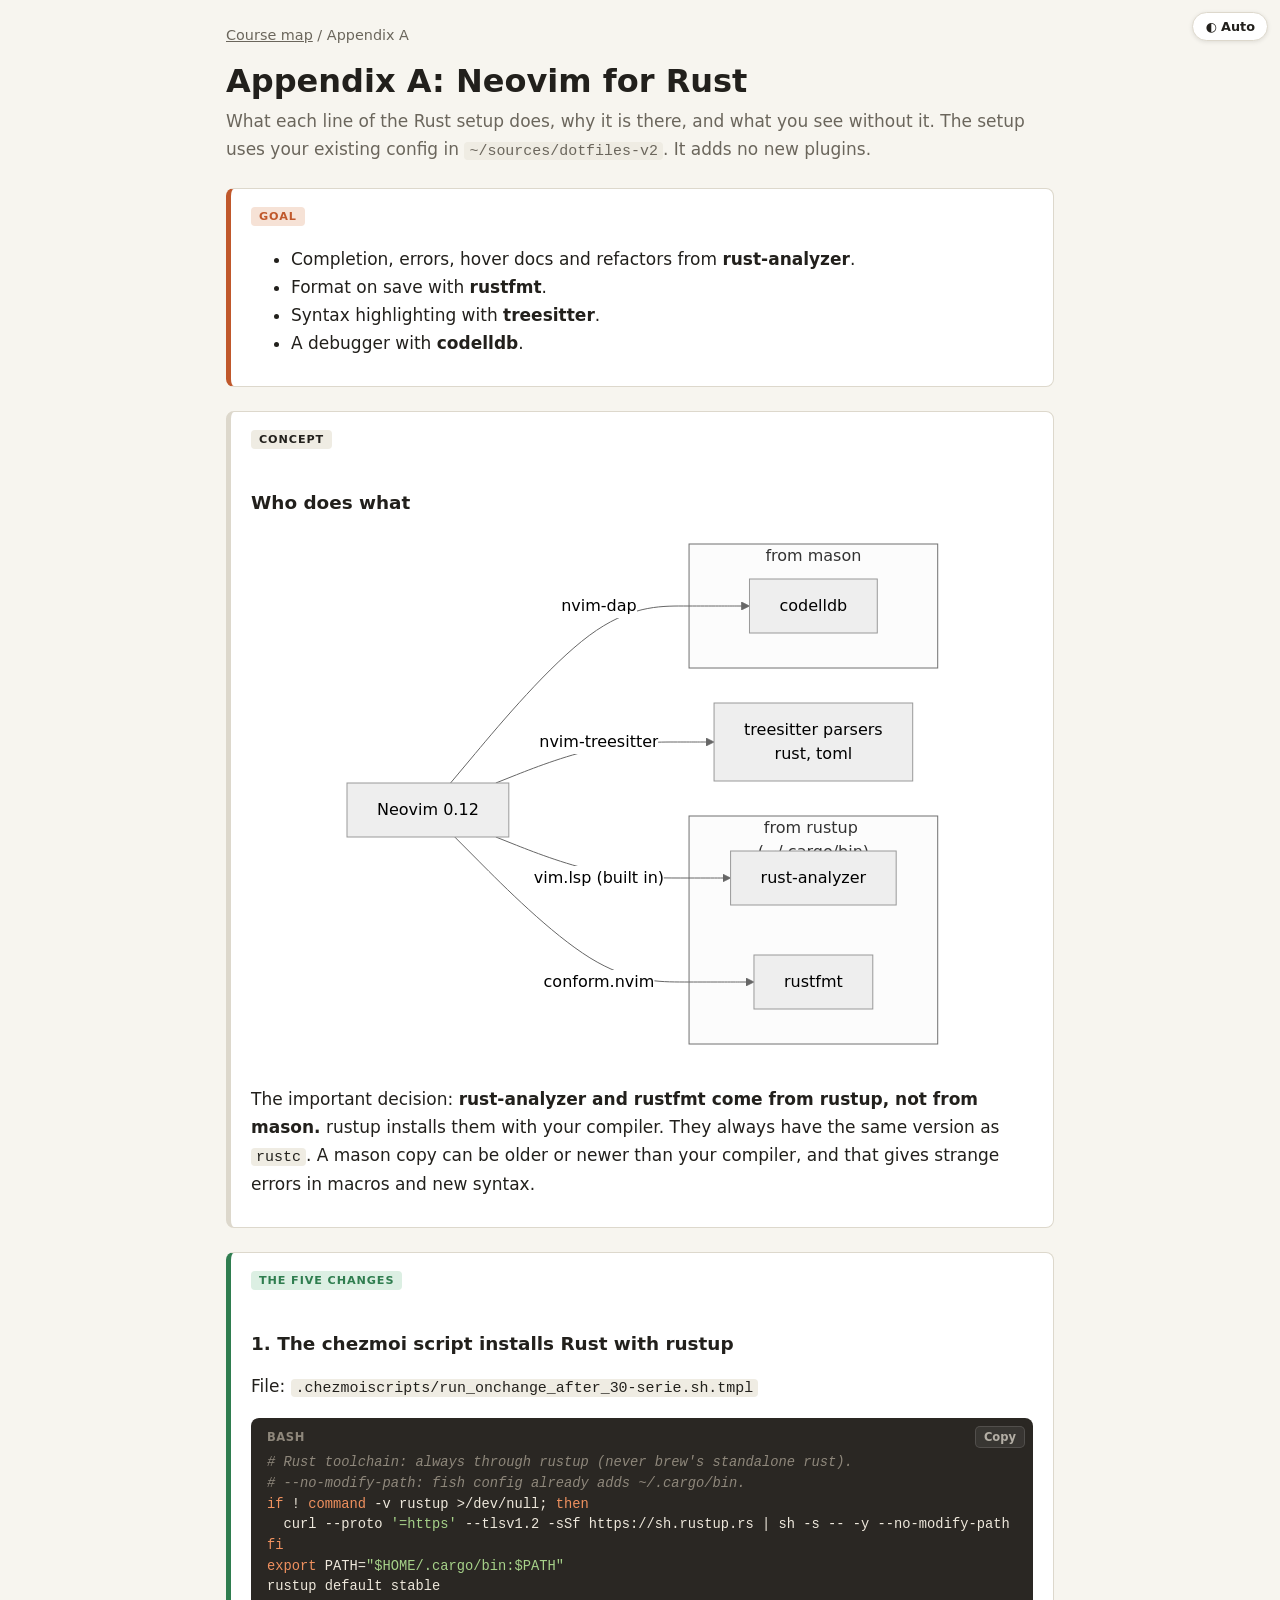
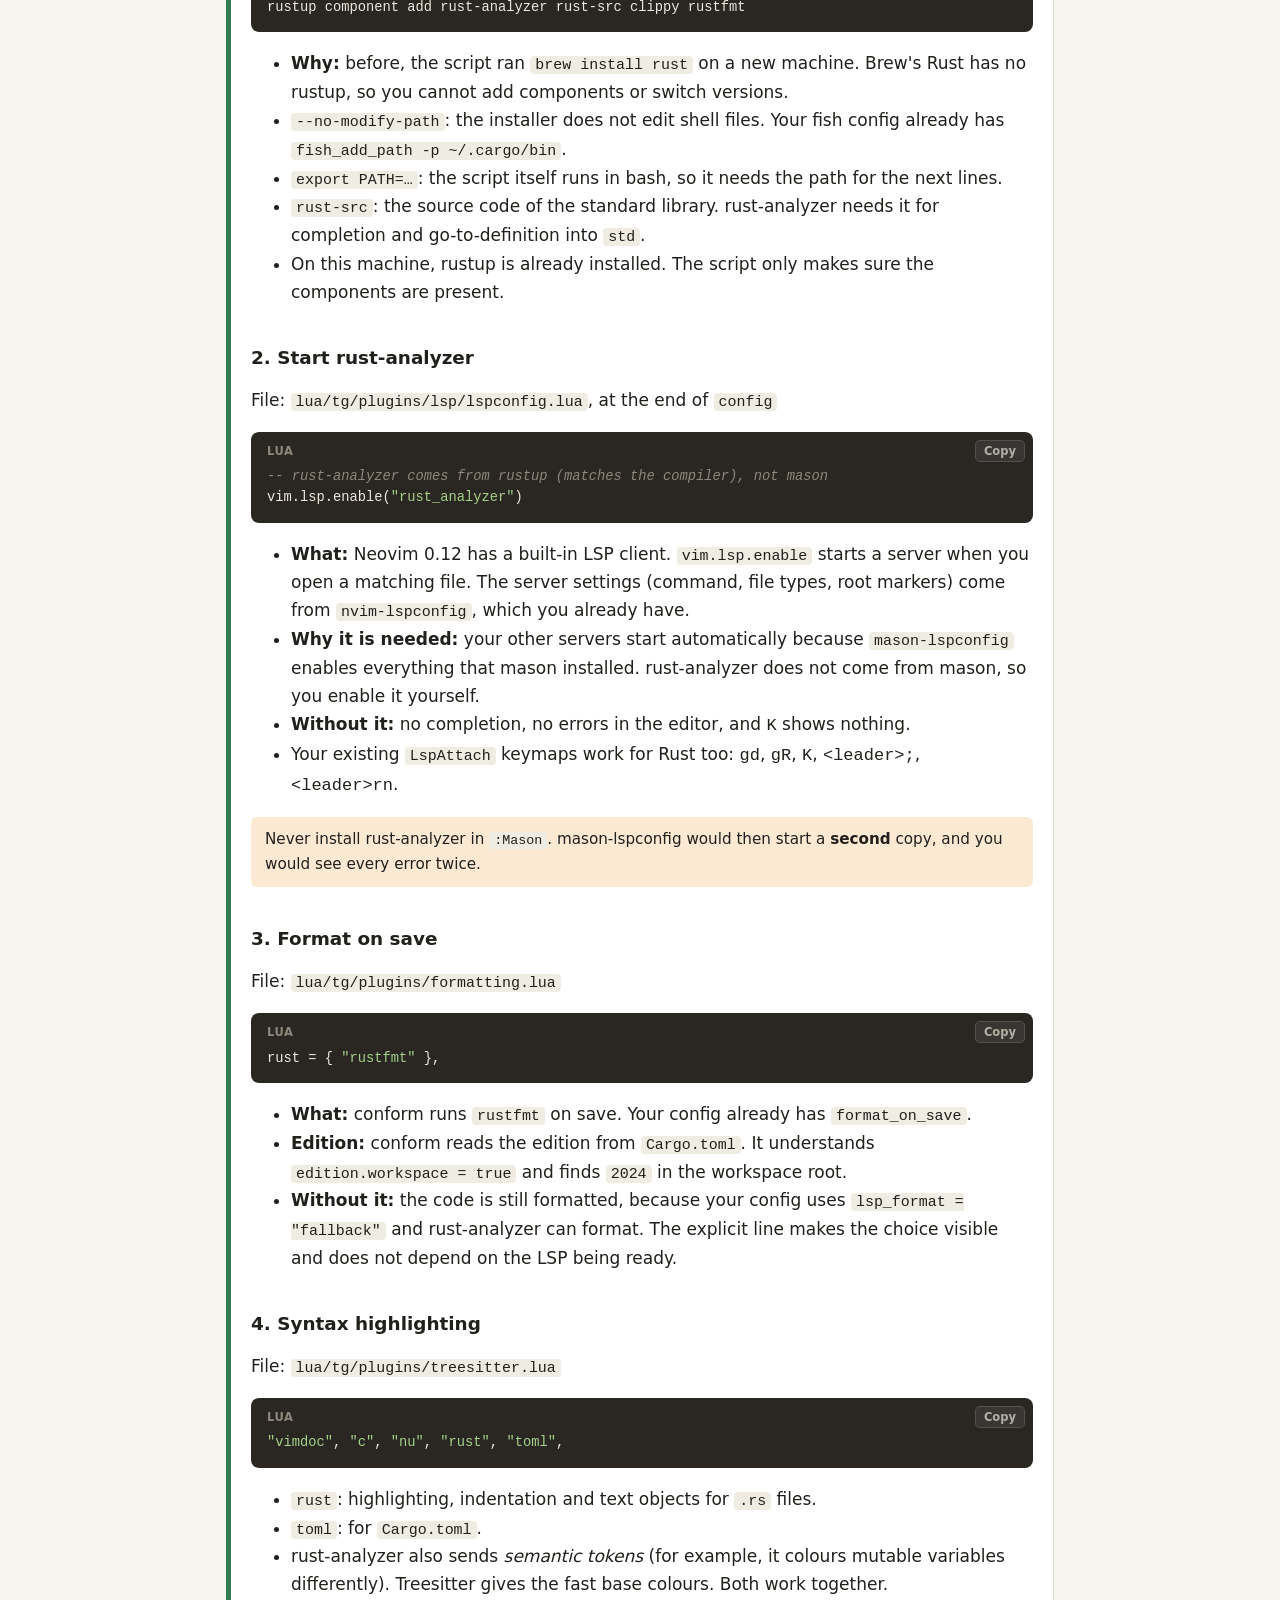
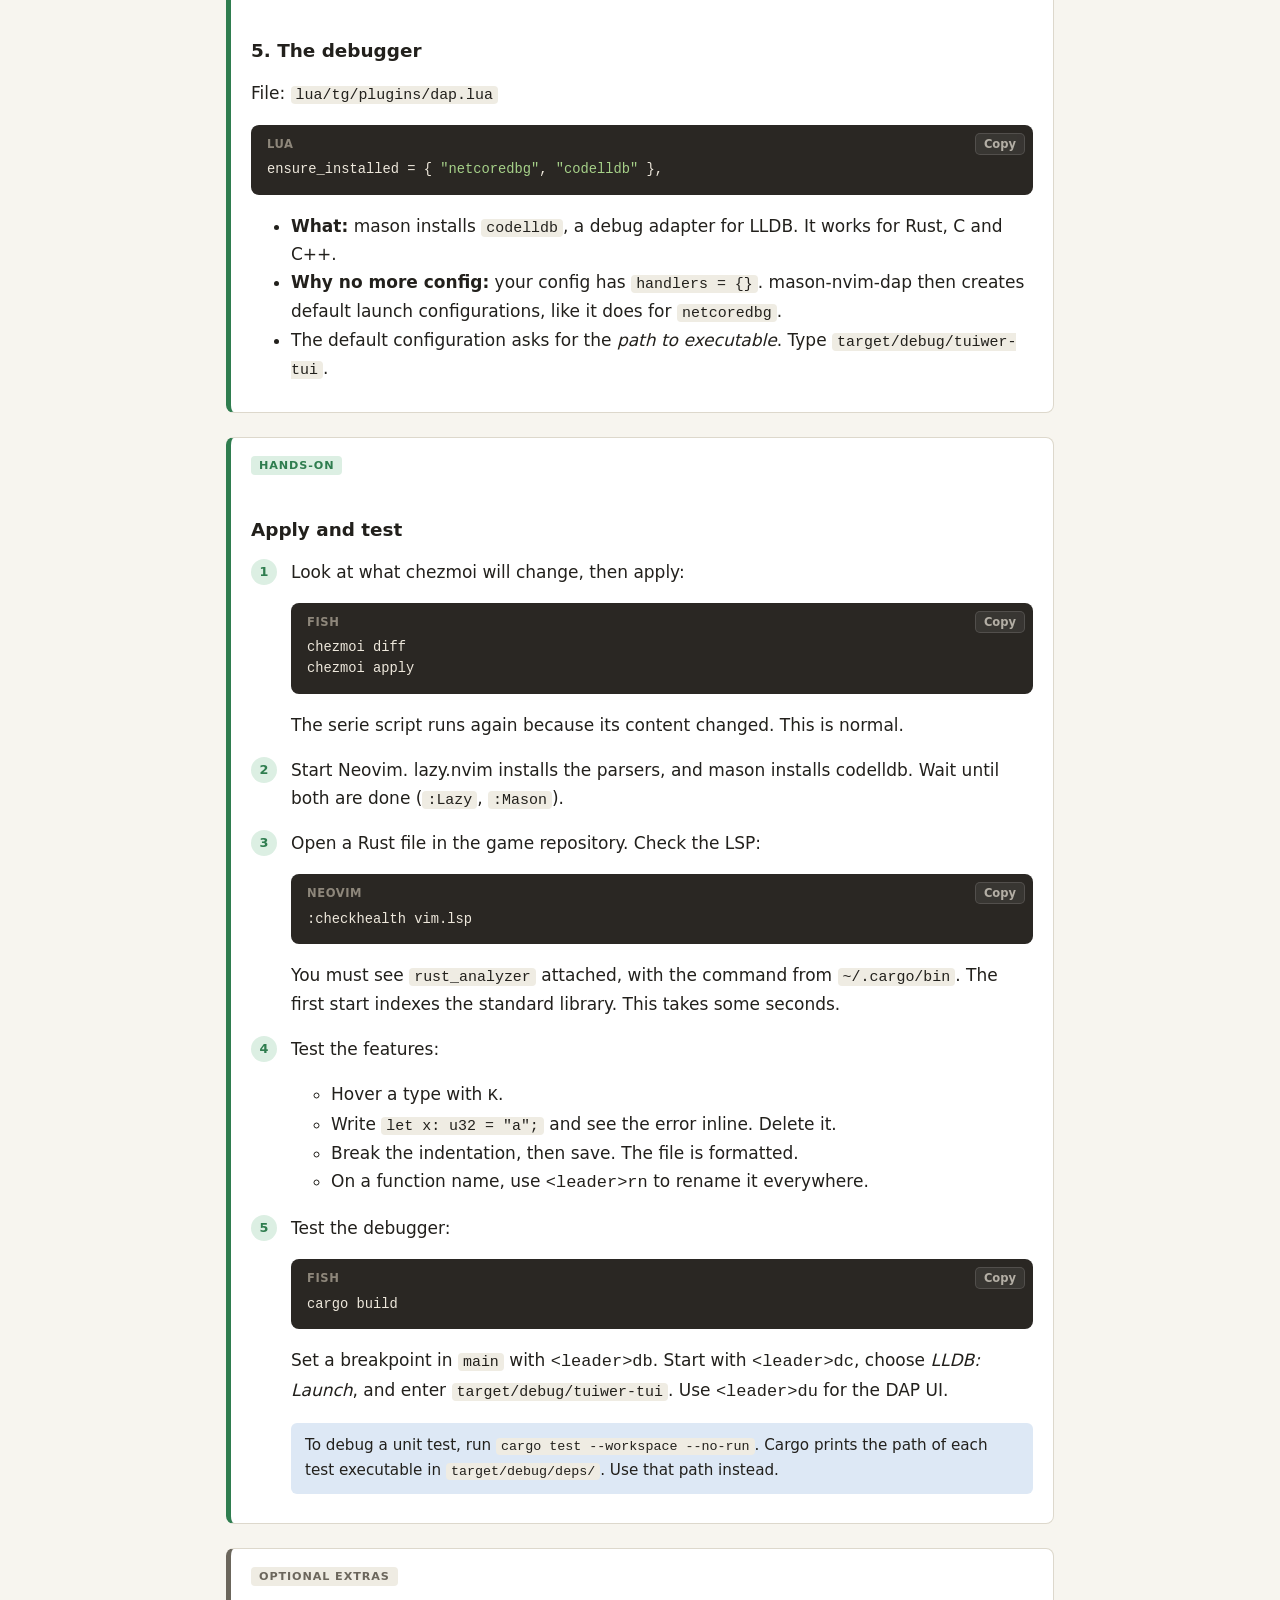
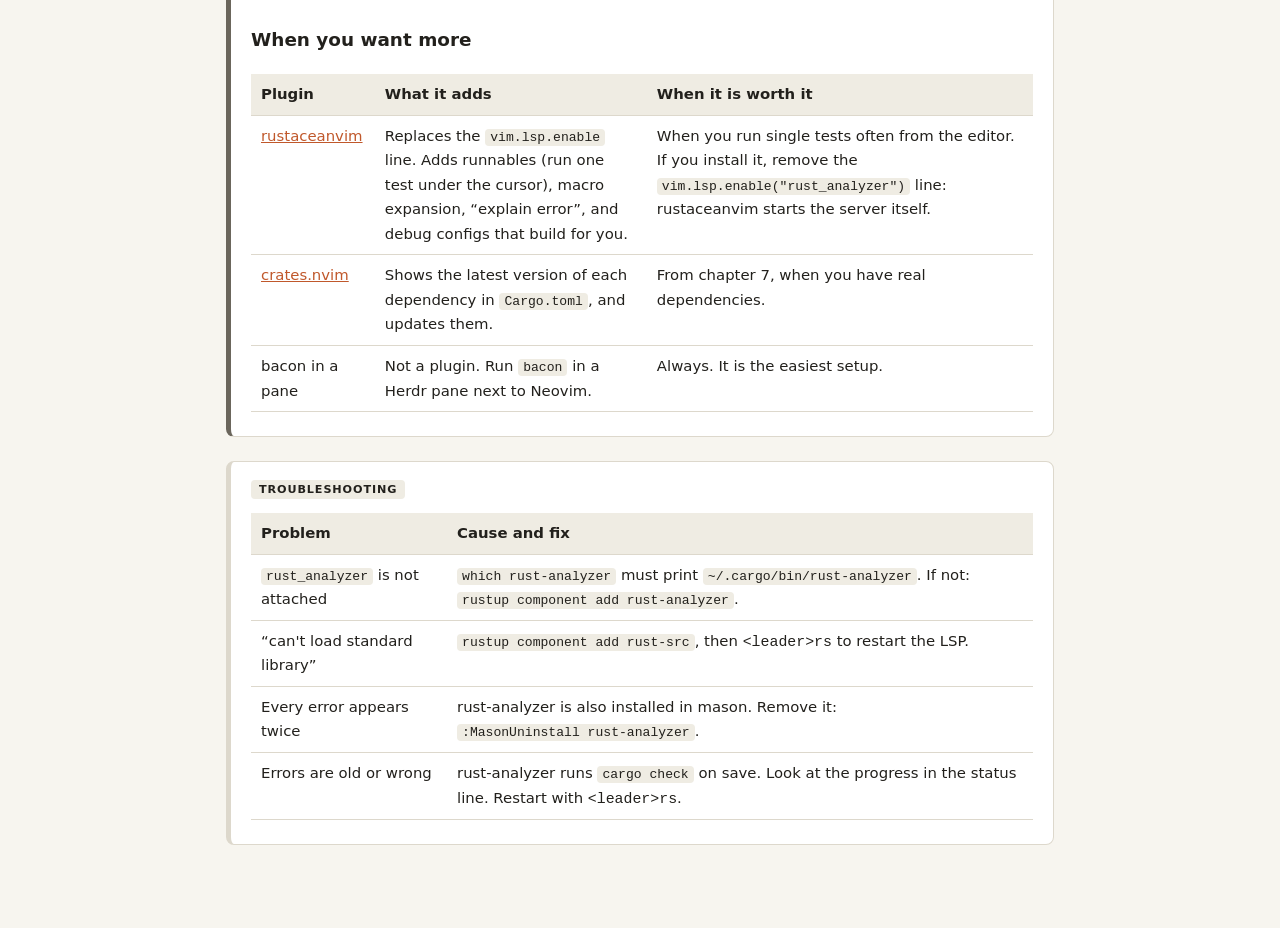
<file: course/appendix-a-neovim.html>
<!doctype html>
<html lang="en">
<head>
  <meta charset="utf-8">
  <meta name="viewport" content="width=device-width, initial-scale=1">
  <title>Neovim for Rust</title>
  <link rel="stylesheet" href="assets/course.css">
  <script src="assets/vendor/highlight.min.js"></script>
  <script src="assets/vendor/mermaid.min.js"></script>
  <script src="assets/course.js"></script>
</head>
<body>
<main>
  <div class="crumbs"><a href="index.html">Course map</a> / Appendix A</div>
  <h1>Appendix A: Neovim for Rust</h1>
  <p class="subtitle">What each line of the Rust setup does, why it is there, and what you see without it.
    The setup uses your existing config in <code>~/sources/dotfiles-v2</code>. It adds no new plugins.</p>

  <section class="block goal">
    <span class="block-tag">Goal</span>
    <ul>
      <li>Completion, errors, hover docs and refactors from <strong>rust-analyzer</strong>.</li>
      <li>Format on save with <strong>rustfmt</strong>.</li>
      <li>Syntax highlighting with <strong>treesitter</strong>.</li>
      <li>A debugger with <strong>codelldb</strong>.</li>
    </ul>
  </section>

  <section class="block">
    <span class="block-tag" style="background:var(--surface-2)">Concept</span>
    <h2>Who does what</h2>
    <pre class="mermaid">
flowchart LR
    nvim["Neovim 0.12"]
    subgraph rustup["from rustup (~/.cargo/bin)"]
      ra["rust-analyzer"]
      fmt["rustfmt"]
    end
    subgraph mason["from mason"]
      lldb["codelldb"]
    end
    ts["treesitter parsers<br/>rust, toml"]
    nvim -- "vim.lsp (built in)" --> ra
    nvim -- "conform.nvim" --> fmt
    nvim -- "nvim-dap" --> lldb
    nvim -- "nvim-treesitter" --> ts
    </pre>
    <p>The important decision: <strong>rust-analyzer and rustfmt come from rustup, not from mason.</strong>
      rustup installs them with your compiler. They always have the same version as <code>rustc</code>.
      A mason copy can be older or newer than your compiler, and that gives strange errors in macros and new syntax.</p>
  </section>

  <section class="block handson">
    <span class="block-tag">The five changes</span>
    <h2>1. The chezmoi script installs Rust with rustup</h2>
    <p>File: <code>.chezmoiscripts/run_onchange_after_30-serie.sh.tmpl</code></p>
<pre data-label="bash"><code class="language-bash"># Rust toolchain: always through rustup (never brew's standalone rust).
# --no-modify-path: fish config already adds ~/.cargo/bin.
if ! command -v rustup &gt;/dev/null; then
  curl --proto '=https' --tlsv1.2 -sSf https://sh.rustup.rs | sh -s -- -y --no-modify-path
fi
export PATH="$HOME/.cargo/bin:$PATH"
rustup default stable
rustup component add rust-analyzer rust-src clippy rustfmt</code></pre>
    <ul>
      <li><strong>Why:</strong> before, the script ran <code>brew install rust</code> on a new machine. Brew's Rust has no rustup, so you cannot add components or switch versions.</li>
      <li><code>--no-modify-path</code>: the installer does not edit shell files. Your fish config already has <code>fish_add_path -p ~/.cargo/bin</code>.</li>
      <li><code>export PATH=…</code>: the script itself runs in bash, so it needs the path for the next lines.</li>
      <li><code>rust-src</code>: the source code of the standard library. rust-analyzer needs it for completion and go-to-definition into <code>std</code>.</li>
      <li>On this machine, rustup is already installed. The script only makes sure the components are present.</li>
    </ul>

    <h2>2. Start rust-analyzer</h2>
    <p>File: <code>lua/tg/plugins/lsp/lspconfig.lua</code>, at the end of <code>config</code></p>
<pre data-label="lua"><code class="language-lua">-- rust-analyzer comes from rustup (matches the compiler), not mason
vim.lsp.enable("rust_analyzer")</code></pre>
    <ul>
      <li><strong>What:</strong> Neovim 0.12 has a built-in LSP client. <code>vim.lsp.enable</code> starts a server when you open a matching file.
        The server settings (command, file types, root markers) come from <code>nvim-lspconfig</code>, which you already have.</li>
      <li><strong>Why it is needed:</strong> your other servers start automatically because <code>mason-lspconfig</code> enables everything that mason installed.
        rust-analyzer does not come from mason, so you enable it yourself.</li>
      <li><strong>Without it:</strong> no completion, no errors in the editor, and <kbd>K</kbd> shows nothing.</li>
      <li>Your existing <code>LspAttach</code> keymaps work for Rust too: <kbd>gd</kbd>, <kbd>gR</kbd>, <kbd>K</kbd>, <kbd>&lt;leader&gt;;</kbd>, <kbd>&lt;leader&gt;rn</kbd>.</li>
    </ul>
    <p class="warning">Never install rust-analyzer in <code>:Mason</code>. mason-lspconfig would then start a <strong>second</strong> copy, and you would see every error twice.</p>

    <h2>3. Format on save</h2>
    <p>File: <code>lua/tg/plugins/formatting.lua</code></p>
<pre data-label="lua"><code class="language-lua">rust = { "rustfmt" },</code></pre>
    <ul>
      <li><strong>What:</strong> conform runs <code>rustfmt</code> on save. Your config already has <code>format_on_save</code>.</li>
      <li><strong>Edition:</strong> conform reads the edition from <code>Cargo.toml</code>. It understands <code>edition.workspace = true</code> and finds <code>2024</code> in the workspace root.</li>
      <li><strong>Without it:</strong> the code is still formatted, because your config uses <code>lsp_format = "fallback"</code> and rust-analyzer can format. The explicit line makes the choice visible and does not depend on the LSP being ready.</li>
    </ul>

    <h2>4. Syntax highlighting</h2>
    <p>File: <code>lua/tg/plugins/treesitter.lua</code></p>
<pre data-label="lua"><code class="language-lua">"vimdoc", "c", "nu", "rust", "toml",</code></pre>
    <ul>
      <li><code>rust</code>: highlighting, indentation and text objects for <code>.rs</code> files.</li>
      <li><code>toml</code>: for <code>Cargo.toml</code>.</li>
      <li>rust-analyzer also sends <em>semantic tokens</em> (for example, it colours mutable variables differently). Treesitter gives the fast base colours. Both work together.</li>
    </ul>

    <h2>5. The debugger</h2>
    <p>File: <code>lua/tg/plugins/dap.lua</code></p>
<pre data-label="lua"><code class="language-lua">ensure_installed = { "netcoredbg", "codelldb" },</code></pre>
    <ul>
      <li><strong>What:</strong> mason installs <code>codelldb</code>, a debug adapter for LLDB. It works for Rust, C and C++.</li>
      <li><strong>Why no more config:</strong> your config has <code>handlers = {}</code>. mason-nvim-dap then creates default launch configurations, like it does for <code>netcoredbg</code>.</li>
      <li>The default configuration asks for the <em>path to executable</em>. Type <code>target/debug/tuiwer-tui</code>.</li>
    </ul>
  </section>

  <section class="block handson">
    <span class="block-tag">Hands-on</span>
    <h2>Apply and test</h2>
    <ol class="steps">
      <li>
        <p>Look at what chezmoi will change, then apply:</p>
<pre data-label="fish"><code class="language-bash">chezmoi diff
chezmoi apply</code></pre>
        <p>The serie script runs again because its content changed. This is normal.</p>
      </li>
      <li>
        <p>Start Neovim. lazy.nvim installs the parsers, and mason installs codelldb. Wait until both are done (<code>:Lazy</code>, <code>:Mason</code>).</p>
      </li>
      <li>
        <p>Open a Rust file in the game repository. Check the LSP:</p>
<pre data-label="neovim"><code class="language-plaintext">:checkhealth vim.lsp</code></pre>
        <p>You must see <code>rust_analyzer</code> attached, with the command from <code>~/.cargo/bin</code>.
          The first start indexes the standard library. This takes some seconds.</p>
      </li>
      <li>
        <p>Test the features:</p>
        <ul>
          <li>Hover a type with <kbd>K</kbd>.</li>
          <li>Write <code>let x: u32 = "a";</code> and see the error inline. Delete it.</li>
          <li>Break the indentation, then save. The file is formatted.</li>
          <li>On a function name, use <kbd>&lt;leader&gt;rn</kbd> to rename it everywhere.</li>
        </ul>
      </li>
      <li>
        <p>Test the debugger:</p>
<pre data-label="fish"><code class="language-bash">cargo build</code></pre>
        <p>Set a breakpoint in <code>main</code> with <kbd>&lt;leader&gt;db</kbd>. Start with <kbd>&lt;leader&gt;dc</kbd>, choose <em>LLDB: Launch</em>,
          and enter <code>target/debug/tuiwer-tui</code>. Use <kbd>&lt;leader&gt;du</kbd> for the DAP UI.</p>
        <p class="note">To debug a unit test, run <code>cargo test --workspace --no-run</code>. Cargo prints the path of each test executable in
          <code>target/debug/deps/</code>. Use that path instead.</p>
      </li>
    </ol>
  </section>

  <section class="block deepdive">
    <span class="block-tag">Optional extras</span>
    <h2>When you want more</h2>
    <div class="table-wrap">
    <table>
      <tr><th>Plugin</th><th>What it adds</th><th>When it is worth it</th></tr>
      <tr><td><a href="https://github.com/mrcjkb/rustaceanvim">rustaceanvim</a></td>
        <td>Replaces the <code>vim.lsp.enable</code> line. Adds runnables (run one test under the cursor), macro expansion, “explain error”, and debug configs that build for you.</td>
        <td>When you run single tests often from the editor. If you install it, remove the <code>vim.lsp.enable("rust_analyzer")</code> line: rustaceanvim starts the server itself.</td></tr>
      <tr><td><a href="https://github.com/saecki/crates.nvim">crates.nvim</a></td>
        <td>Shows the latest version of each dependency in <code>Cargo.toml</code>, and updates them.</td>
        <td>From chapter 7, when you have real dependencies.</td></tr>
      <tr><td>bacon in a pane</td>
        <td>Not a plugin. Run <code>bacon</code> in a Herdr pane next to Neovim.</td>
        <td>Always. It is the easiest setup.</td></tr>
    </table>
    </div>
  </section>

  <section class="block">
    <span class="block-tag" style="background:var(--surface-2)">Troubleshooting</span>
    <div class="table-wrap">
    <table>
      <tr><th>Problem</th><th>Cause and fix</th></tr>
      <tr><td><code>rust_analyzer</code> is not attached</td><td><code>which rust-analyzer</code> must print <code>~/.cargo/bin/rust-analyzer</code>. If not: <code>rustup component add rust-analyzer</code>.</td></tr>
      <tr><td>“can't load standard library”</td><td><code>rustup component add rust-src</code>, then <kbd>&lt;leader&gt;rs</kbd> to restart the LSP.</td></tr>
      <tr><td>Every error appears twice</td><td>rust-analyzer is also installed in mason. Remove it: <code>:MasonUninstall rust-analyzer</code>.</td></tr>
      <tr><td>Errors are old or wrong</td><td>rust-analyzer runs <code>cargo check</code> on save. Look at the progress in the status line. Restart with <kbd>&lt;leader&gt;rs</kbd>.</td></tr>
    </table>
    </div>
  </section>
</main>
</body>
</html>
</file>
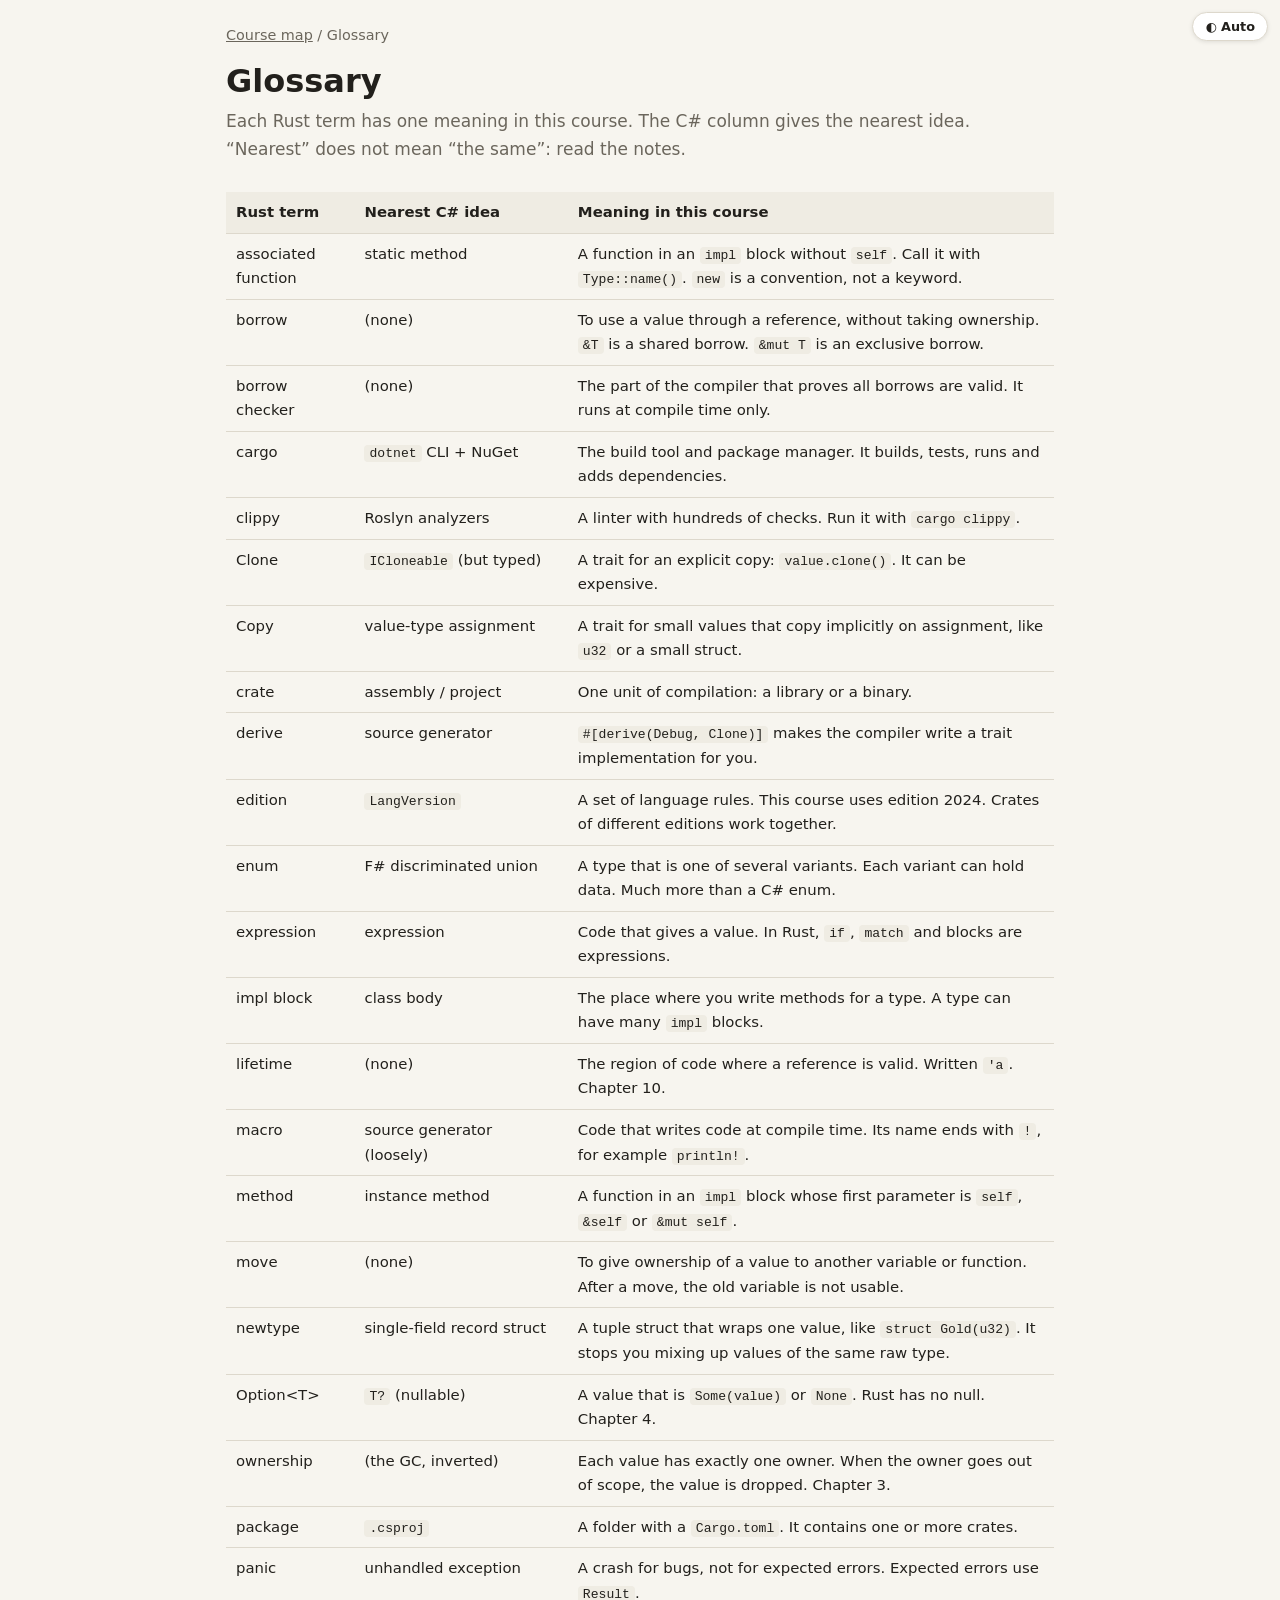
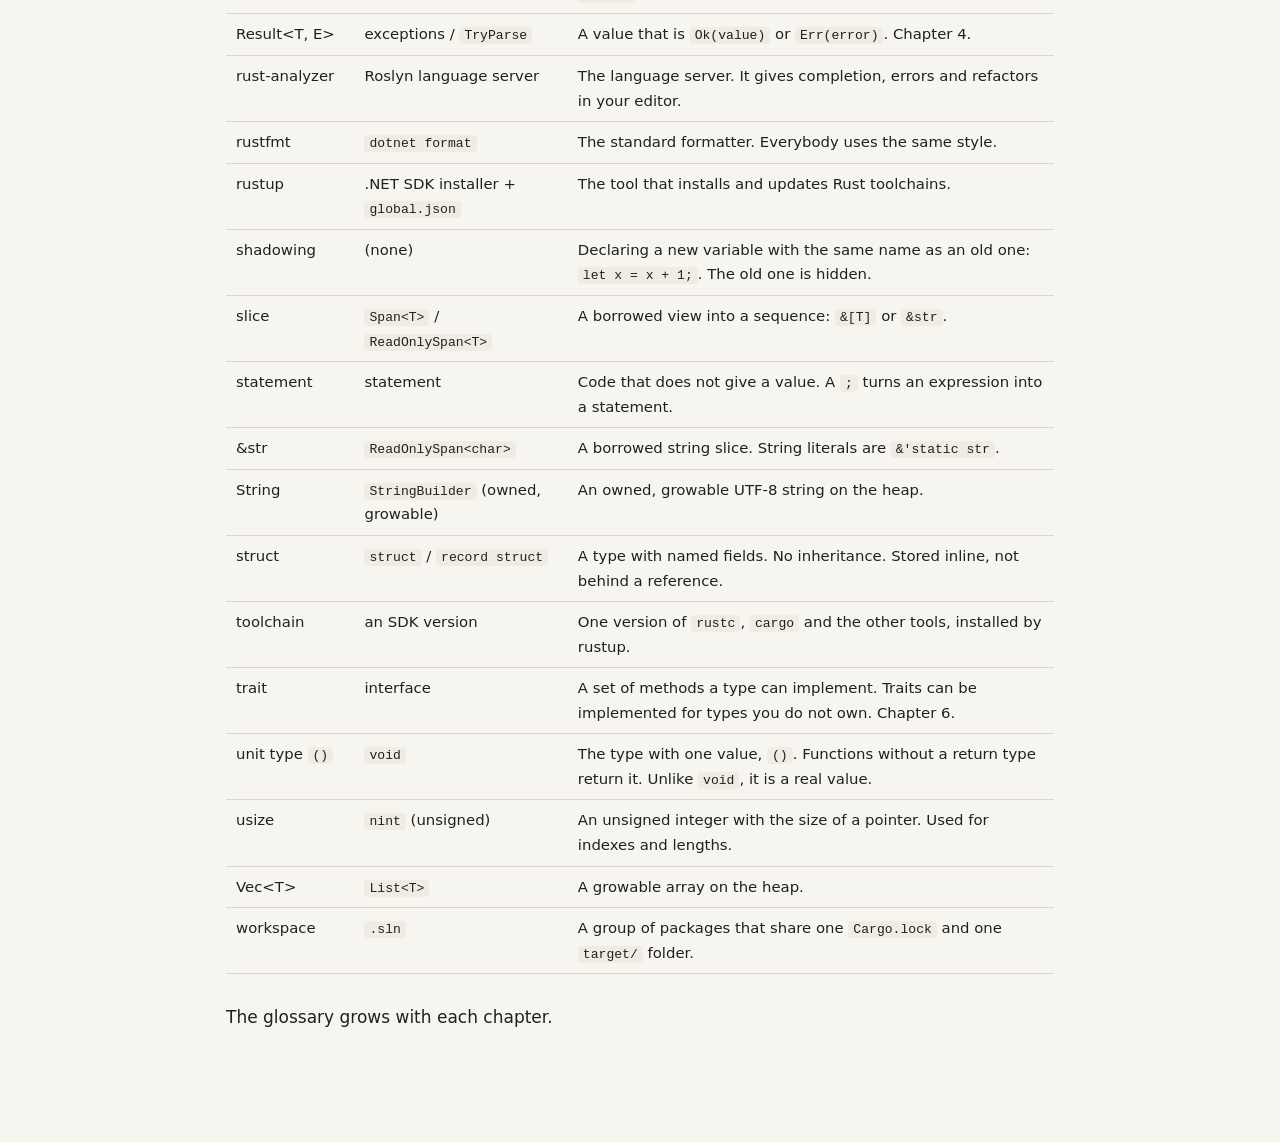
<file: course/glossary.html>
<!doctype html>
<html lang="en">
<head>
  <meta charset="utf-8">
  <meta name="viewport" content="width=device-width, initial-scale=1">
  <title>Rust Glossary</title>
  <link rel="stylesheet" href="assets/course.css">
  <script src="assets/course.js"></script>
</head>
<body>
<main>
  <div class="crumbs"><a href="index.html">Course map</a> / Glossary</div>
  <h1>Glossary</h1>
  <p class="subtitle">Each Rust term has one meaning in this course. The C# column gives the nearest idea.
    “Nearest” does not mean “the same”: read the notes.</p>

  <div class="table-wrap">
  <table>
    <tr><th>Rust term</th><th>Nearest C# idea</th><th>Meaning in this course</th></tr>

    <tr id="associated-function"><td>associated function</td><td>static method</td><td>A function in an <code>impl</code> block without <code>self</code>. Call it with <code>Type::name()</code>. <code>new</code> is a convention, not a keyword.</td></tr>
    <tr id="borrow"><td>borrow</td><td>(none)</td><td>To use a value through a reference, without taking ownership. <code>&amp;T</code> is a shared borrow. <code>&amp;mut T</code> is an exclusive borrow.</td></tr>
    <tr id="borrow-checker"><td>borrow checker</td><td>(none)</td><td>The part of the compiler that proves all borrows are valid. It runs at compile time only.</td></tr>
    <tr id="cargo"><td>cargo</td><td><code>dotnet</code> CLI + NuGet</td><td>The build tool and package manager. It builds, tests, runs and adds dependencies.</td></tr>
    <tr id="clippy"><td>clippy</td><td>Roslyn analyzers</td><td>A linter with hundreds of checks. Run it with <code>cargo clippy</code>.</td></tr>
    <tr id="clone"><td>Clone</td><td><code>ICloneable</code> (but typed)</td><td>A trait for an explicit copy: <code>value.clone()</code>. It can be expensive.</td></tr>
    <tr id="copy"><td>Copy</td><td>value-type assignment</td><td>A trait for small values that copy implicitly on assignment, like <code>u32</code> or a small struct.</td></tr>
    <tr id="crate"><td>crate</td><td>assembly / project</td><td>One unit of compilation: a library or a binary.</td></tr>
    <tr id="derive"><td>derive</td><td>source generator</td><td><code>#[derive(Debug, Clone)]</code> makes the compiler write a trait implementation for you.</td></tr>
    <tr id="edition"><td>edition</td><td><code>LangVersion</code></td><td>A set of language rules. This course uses edition 2024. Crates of different editions work together.</td></tr>
    <tr id="enum"><td>enum</td><td>F# discriminated union</td><td>A type that is one of several variants. Each variant can hold data. Much more than a C# enum.</td></tr>
    <tr id="expression"><td>expression</td><td>expression</td><td>Code that gives a value. In Rust, <code>if</code>, <code>match</code> and blocks are expressions.</td></tr>
    <tr id="impl"><td>impl block</td><td>class body</td><td>The place where you write methods for a type. A type can have many <code>impl</code> blocks.</td></tr>
    <tr id="lifetime"><td>lifetime</td><td>(none)</td><td>The region of code where a reference is valid. Written <code>'a</code>. Chapter 10.</td></tr>
    <tr id="macro"><td>macro</td><td>source generator (loosely)</td><td>Code that writes code at compile time. Its name ends with <code>!</code>, for example <code>println!</code>.</td></tr>
    <tr id="method"><td>method</td><td>instance method</td><td>A function in an <code>impl</code> block whose first parameter is <code>self</code>, <code>&amp;self</code> or <code>&amp;mut self</code>.</td></tr>
    <tr id="move"><td>move</td><td>(none)</td><td>To give ownership of a value to another variable or function. After a move, the old variable is not usable.</td></tr>
    <tr id="newtype"><td>newtype</td><td>single-field record struct</td><td>A tuple struct that wraps one value, like <code>struct Gold(u32)</code>. It stops you mixing up values of the same raw type.</td></tr>
    <tr id="option"><td>Option&lt;T&gt;</td><td><code>T?</code> (nullable)</td><td>A value that is <code>Some(value)</code> or <code>None</code>. Rust has no null. Chapter 4.</td></tr>
    <tr id="ownership"><td>ownership</td><td>(the GC, inverted)</td><td>Each value has exactly one owner. When the owner goes out of scope, the value is dropped. Chapter 3.</td></tr>
    <tr id="package"><td>package</td><td><code>.csproj</code></td><td>A folder with a <code>Cargo.toml</code>. It contains one or more crates.</td></tr>
    <tr id="panic"><td>panic</td><td>unhandled exception</td><td>A crash for bugs, not for expected errors. Expected errors use <code>Result</code>.</td></tr>
    <tr id="result"><td>Result&lt;T, E&gt;</td><td>exceptions / <code>TryParse</code></td><td>A value that is <code>Ok(value)</code> or <code>Err(error)</code>. Chapter 4.</td></tr>
    <tr id="rust-analyzer"><td>rust-analyzer</td><td>Roslyn language server</td><td>The language server. It gives completion, errors and refactors in your editor.</td></tr>
    <tr id="rustfmt"><td>rustfmt</td><td><code>dotnet format</code></td><td>The standard formatter. Everybody uses the same style.</td></tr>
    <tr id="rustup"><td>rustup</td><td>.NET SDK installer + <code>global.json</code></td><td>The tool that installs and updates Rust toolchains.</td></tr>
    <tr id="shadowing"><td>shadowing</td><td>(none)</td><td>Declaring a new variable with the same name as an old one: <code>let x = x + 1;</code>. The old one is hidden.</td></tr>
    <tr id="slice"><td>slice</td><td><code>Span&lt;T&gt;</code> / <code>ReadOnlySpan&lt;T&gt;</code></td><td>A borrowed view into a sequence: <code>&amp;[T]</code> or <code>&amp;str</code>.</td></tr>
    <tr id="statement"><td>statement</td><td>statement</td><td>Code that does not give a value. A <code>;</code> turns an expression into a statement.</td></tr>
    <tr id="str"><td>&amp;str</td><td><code>ReadOnlySpan&lt;char&gt;</code></td><td>A borrowed string slice. String literals are <code>&amp;'static str</code>.</td></tr>
    <tr id="string"><td>String</td><td><code>StringBuilder</code> (owned, growable)</td><td>An owned, growable UTF-8 string on the heap.</td></tr>
    <tr id="struct"><td>struct</td><td><code>struct</code> / <code>record struct</code></td><td>A type with named fields. No inheritance. Stored inline, not behind a reference.</td></tr>
    <tr id="toolchain"><td>toolchain</td><td>an SDK version</td><td>One version of <code>rustc</code>, <code>cargo</code> and the other tools, installed by rustup.</td></tr>
    <tr id="trait"><td>trait</td><td>interface</td><td>A set of methods a type can implement. Traits can be implemented for types you do not own. Chapter 6.</td></tr>
    <tr id="unit"><td>unit type <code>()</code></td><td><code>void</code></td><td>The type with one value, <code>()</code>. Functions without a return type return it. Unlike <code>void</code>, it is a real value.</td></tr>
    <tr id="usize"><td>usize</td><td><code>nint</code> (unsigned)</td><td>An unsigned integer with the size of a pointer. Used for indexes and lengths.</td></tr>
    <tr id="vec"><td>Vec&lt;T&gt;</td><td><code>List&lt;T&gt;</code></td><td>A growable array on the heap.</td></tr>
    <tr id="workspace"><td>workspace</td><td><code>.sln</code></td><td>A group of packages that share one <code>Cargo.lock</code> and one <code>target/</code> folder.</td></tr>
  </table>
  </div>
  <p>The glossary grows with each chapter.</p>
</main>
</body>
</html>
</file>
<file: course/assets/course.css>
/* Tuiwer Defense course: shared styles for every page. */

:root {
  --bg: #f7f5ef;
  --surface: #ffffff;
  --surface-2: #efece3;
  --text: #22201c;
  --muted: #6b665c;
  --border: #ddd8cc;
  --accent: #c0582b;      /* rust orange */
  --accent-soft: #f6e2d6;
  --ok: #2f7d4f;
  --ok-soft: #dcefe3;
  --warn: #a8591a;
  --warn-soft: #fbe9d4;
  --info: #2b5f9e;
  --info-soft: #dde8f5;
  --boss: #7b3fa0;
  --boss-soft: #eee0f6;
  --code-bg: #2a2723;
  --code-text: #eee8dc;
  --hl-keyword: #f0915f;
  --hl-string: #a6d189;
  --hl-number: #e5c890;
  --hl-comment: #8e877b;
  --hl-type: #8caaee;
  --hl-func: #e7b77c;
  --hl-meta: #ca9ee6;
  color-scheme: light;
}

@media (prefers-color-scheme: dark) {
  :root:not([data-theme="light"]) {
    --bg: #181614;
    --surface: #211f1c;
    --surface-2: #2a2724;
    --text: #ebe6dc;
    --muted: #a39d92;
    --border: #3a3631;
    --accent: #f0915f;
    --accent-soft: #3b2619;
    --ok: #7fcf9b;
    --ok-soft: #1d3326;
    --warn: #f2b36d;
    --warn-soft: #3a2a17;
    --info: #8fb8ee;
    --info-soft: #1b2a3d;
    --boss: #d2a3f0;
    --boss-soft: #2f2139;
    --code-bg: #12110f;
    color-scheme: dark;
  }
}

:root[data-theme="dark"] {
  --bg: #181614;
  --surface: #211f1c;
  --surface-2: #2a2724;
  --text: #ebe6dc;
  --muted: #a39d92;
  --border: #3a3631;
  --accent: #f0915f;
  --accent-soft: #3b2619;
  --ok: #7fcf9b;
  --ok-soft: #1d3326;
  --warn: #f2b36d;
  --warn-soft: #3a2a17;
  --info: #8fb8ee;
  --info-soft: #1b2a3d;
  --boss: #d2a3f0;
  --boss-soft: #2f2139;
  --code-bg: #12110f;
  color-scheme: dark;
}

* { box-sizing: border-box; }

html { -webkit-text-size-adjust: 100%; }

body {
  margin: 0;
  background: var(--bg);
  color: var(--text);
  font: 17px/1.65 "Inter", system-ui, -apple-system, "Segoe UI", sans-serif;
}

main {
  max-width: 860px;
  margin: 0 auto;
  padding: 24px 16px 96px;
}

a { color: var(--accent); }

h1, h2, h3 { line-height: 1.25; }
h1 { font-size: 2rem; margin: 0.4em 0 0.2em; }
h2 { font-size: 1.35rem; margin: 2.2em 0 0.6em; }
h3 { font-size: 1.1rem; margin: 1.6em 0 0.4em; }

.crumbs { font-size: 0.9rem; color: var(--muted); }
.crumbs a { color: var(--muted); }
.subtitle { color: var(--muted); margin-top: 0; }
.meta { display: flex; gap: 12px; flex-wrap: wrap; font-size: 0.85rem; color: var(--muted); }
.meta span { background: var(--surface-2); border-radius: 999px; padding: 2px 10px; }

/* ---------- code ---------- */

code {
  font-family: "JetBrains Mono", "Fira Code", ui-monospace, monospace;
  font-size: 0.88em;
  background: var(--surface-2);
  padding: 1px 5px;
  border-radius: 4px;
}

pre {
  position: relative;
  background: var(--code-bg);
  color: var(--code-text);
  border-radius: 8px;
  padding: 14px 16px;
  overflow-x: auto;
  font-size: 0.86rem;
  line-height: 1.5;
}
pre code { background: none; padding: 0; color: inherit; font-size: inherit; }
pre[data-label]::before {
  content: attr(data-label);
  display: block;
  font: 600 0.72rem/1 system-ui, sans-serif;
  letter-spacing: 0.05em;
  text-transform: uppercase;
  color: var(--hl-comment);
  margin-bottom: 10px;
}
.copy-btn {
  position: absolute; top: 8px; right: 8px;
  font: 600 0.72rem system-ui, sans-serif;
  background: #ffffff1a; color: var(--code-text);
  border: 1px solid #ffffff30; border-radius: 5px;
  padding: 3px 8px; cursor: pointer; opacity: 0.7;
}
.copy-btn:hover { opacity: 1; }

.hljs-keyword, .hljs-built_in, .hljs-selector-tag { color: var(--hl-keyword); }
.hljs-string, .hljs-char { color: var(--hl-string); }
.hljs-number, .hljs-literal { color: var(--hl-number); }
.hljs-comment { color: var(--hl-comment); font-style: italic; }
.hljs-type, .hljs-title.class_ { color: var(--hl-type); }
.hljs-title.function_, .hljs-title { color: var(--hl-func); }
.hljs-meta, .hljs-attr, .hljs-symbol { color: var(--hl-meta); }

/* ---------- tables ---------- */

.table-wrap { overflow-x: auto; }
table { border-collapse: collapse; width: 100%; font-size: 0.93rem; margin: 12px 0; }
th, td { border-bottom: 1px solid var(--border); padding: 8px 10px; text-align: left; vertical-align: top; }
th { background: var(--surface-2); font-weight: 600; }
td code { white-space: nowrap; }

/* ---------- lesson blocks ---------- */

.block {
  background: var(--surface);
  border: 1px solid var(--border);
  border-left: 5px solid var(--border);
  border-radius: 8px;
  padding: 4px 20px 12px;
  margin: 24px 0;
}
.block > h2:first-child, .block > h3:first-child { margin-top: 14px; }
.block h2 { font-size: 1.15rem; }
.block-tag {
  display: inline-block;
  font: 700 0.7rem/1 system-ui, sans-serif;
  letter-spacing: 0.08em;
  text-transform: uppercase;
  padding: 4px 8px;
  border-radius: 4px;
  margin-top: 14px;
}

.goal      { border-left-color: var(--accent); }
.goal .block-tag { background: var(--accent-soft); color: var(--accent); }
.compare   { border-left-color: var(--info); }
.compare .block-tag { background: var(--info-soft); color: var(--info); }
.handson   { border-left-color: var(--ok); }
.handson .block-tag { background: var(--ok-soft); color: var(--ok); }
.exercise  { border-left-color: var(--accent); }
.exercise .block-tag { background: var(--accent-soft); color: var(--accent); }
.check     { border-left-color: var(--ok); }
.check .block-tag { background: var(--ok-soft); color: var(--ok); }
.compile-error { border-left-color: var(--warn); }
.compile-error .block-tag { background: var(--warn-soft); color: var(--warn); }
.boss      { border-left-color: var(--boss); }
.boss .block-tag { background: var(--boss-soft); color: var(--boss); }
.showoff   { border-left-color: var(--hl-number); }
.showoff .block-tag { background: var(--warn-soft); color: var(--warn); }
.deepdive  { border-left-color: var(--muted); }
.deepdive .block-tag { background: var(--surface-2); color: var(--muted); }
.why       { border-left-color: var(--info); }
.why .block-tag { background: var(--info-soft); color: var(--info); }
.ask-ai    { border-left-color: var(--boss); }
.ask-ai .block-tag { background: var(--boss-soft); color: var(--boss); }

.prompt {
  background: var(--surface-2);
  border-radius: 6px;
  padding: 10px 14px;
  margin: 8px 0;
  font-style: italic;
}

/* steps */
ol.steps { counter-reset: step; list-style: none; padding-left: 0; }
ol.steps > li { counter-increment: step; position: relative; padding-left: 40px; margin: 14px 0; }
ol.steps > li::before {
  content: counter(step);
  position: absolute; left: 0; top: 1px;
  width: 26px; height: 26px; border-radius: 50%;
  background: var(--ok-soft); color: var(--ok);
  font: 700 0.8rem/26px system-ui, sans-serif; text-align: center;
}

/* hints */
details.hint {
  border: 1px dashed var(--border);
  border-radius: 6px;
  padding: 6px 12px;
  margin: 8px 0;
  background: var(--bg);
}
details.hint summary { cursor: pointer; font-weight: 600; color: var(--muted); }
details.hint[open] summary { margin-bottom: 6px; }

/* callouts */
.note, .warning {
  border-radius: 6px; padding: 10px 14px; margin: 14px 0; font-size: 0.95rem;
}
.note { background: var(--info-soft); }
.warning { background: var(--warn-soft); }

/* figures */
figure { margin: 18px 0; }
figure svg { display: block; width: 100%; height: auto; max-width: 760px; margin: 0 auto; }
figcaption { text-align: center; font-size: 0.85rem; color: var(--muted); margin-top: 6px; }
.mermaid { text-align: center; background: var(--surface); border-radius: 8px; padding: 8px 0; }

/* ---------- lesson footer ---------- */

.done-bar {
  display: flex; align-items: center; justify-content: space-between; gap: 12px; flex-wrap: wrap;
  margin-top: 40px; padding: 16px 20px;
  background: var(--surface); border: 1px solid var(--border); border-radius: 8px;
}
button.done-toggle {
  font: 600 0.95rem system-ui, sans-serif;
  border: 2px solid var(--ok); color: var(--ok); background: transparent;
  border-radius: 6px; padding: 8px 16px; cursor: pointer;
}
button.done-toggle.is-done { background: var(--ok); color: var(--surface); }
nav.pager { display: flex; justify-content: space-between; gap: 12px; margin-top: 16px; font-size: 0.95rem; }
nav.pager a { text-decoration: none; }

/* ---------- theme toggle ---------- */

.theme-toggle {
  position: fixed; top: 12px; right: 12px; z-index: 10;
  font: 600 0.8rem system-ui, sans-serif;
  background: var(--surface); color: var(--text);
  border: 1px solid var(--border); border-radius: 999px;
  padding: 6px 12px; cursor: pointer;
  box-shadow: 0 1px 4px #0000001a;
}
.theme-toggle:hover { border-color: var(--accent); }

/* ---------- index ---------- */

.hero { padding: 12px 0 4px; }
.hero h1 { font-size: 2.4rem; }
.hero .tag { color: var(--accent); font-weight: 700; letter-spacing: 0.04em; }

.map-wrap { background: var(--surface); border: 1px solid var(--border); border-radius: 10px; padding: 8px; }
.map-wrap svg { display: block; width: 100%; height: auto; }
.map-node { cursor: pointer; }
.map-node text { font: 700 15px system-ui, sans-serif; }
.map-node .label { font: 500 11px system-ui, sans-serif; fill: var(--muted); }
.progress-line { font-size: 0.95rem; color: var(--muted); margin: 10px 4px; }

.chapter-card {
  background: var(--surface); border: 1px solid var(--border); border-radius: 8px;
  padding: 12px 18px; margin: 14px 0;
}
.chapter-card h3 { margin: 6px 0; display: flex; gap: 10px; align-items: baseline; flex-wrap: wrap; }
.chapter-card h3 .num { color: var(--accent); }
.chapter-card .concepts { font-size: 0.88rem; color: var(--muted); margin: 4px 0 8px; }
.chapter-card ul { list-style: none; padding: 0; margin: 0; }
.chapter-card li { padding: 3px 0; font-size: 0.95rem; }
.chapter-card li .tick { display: inline-block; width: 22px; color: var(--ok); }
.chapter-card li.pending { color: var(--muted); }
.chapter-card .showoff-line { font-size: 0.88rem; margin-top: 8px; }

@media (max-width: 600px) {
  body { font-size: 16px; }
  h1 { font-size: 1.6rem; }
  .hero h1 { font-size: 1.9rem; }
  .block { padding: 4px 14px 10px; }
}
</file>
